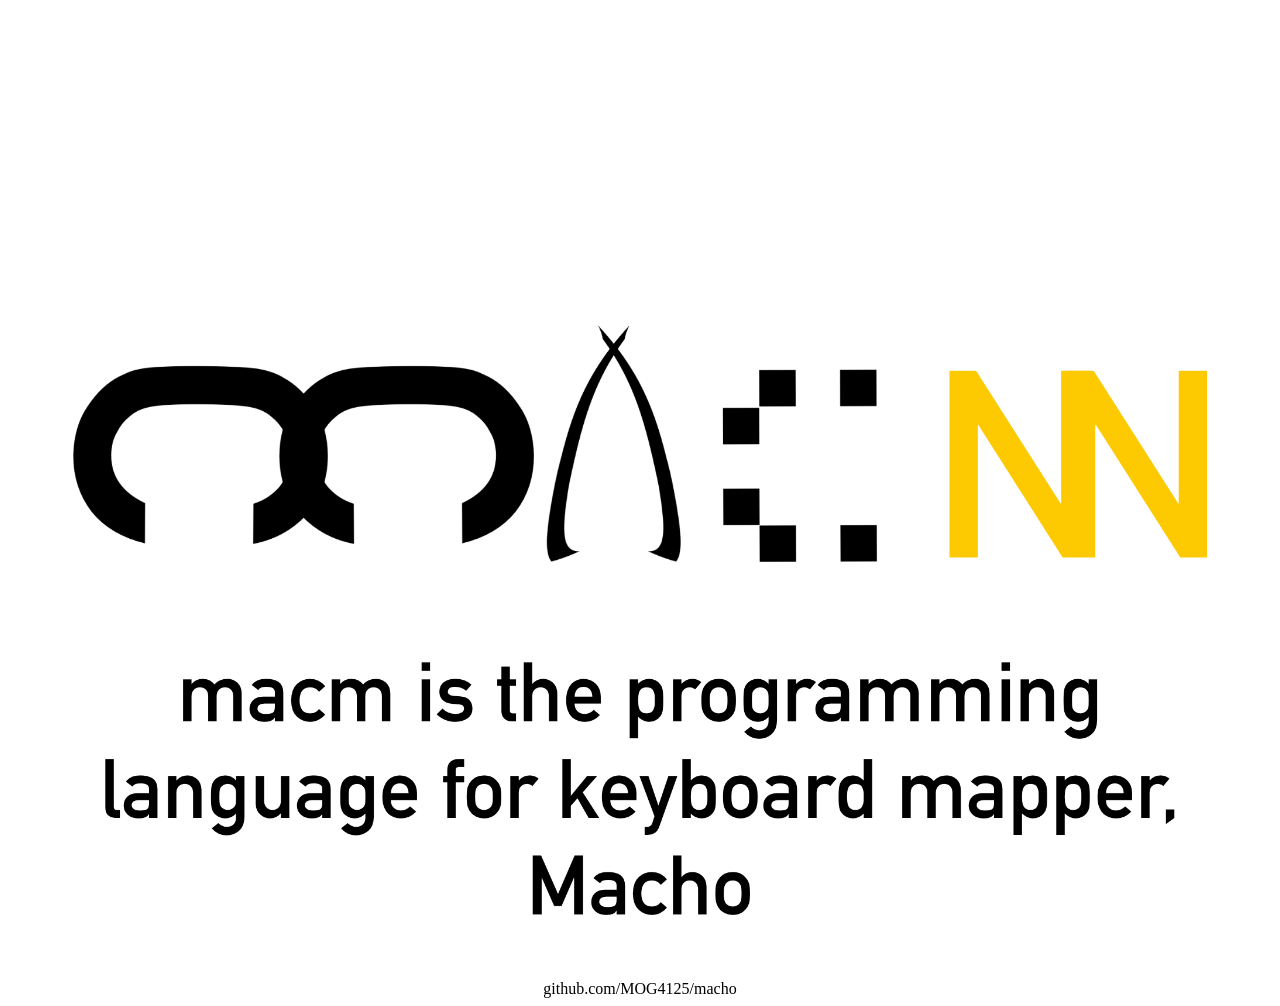
<file: index.html>
<!DOCTYPE html>
<html lang="en">
    <head>
        <meta http-equiv="Content-Type" content="text/html; charset=utf-8" />
        <meta http-equiv="Content-Style-Type" content="text/css" />
        <meta name="generator" content="MACM" />
        <title>MACM</title>
        <link rel="stylesheet" href="link-style.css">
        <style type="text/css">
        * {
            max-width: 100%;
            box-sizing: border-box;
        }
        body {
            font-family: "Times New Roman";
            font-size: 12pt;
        }
        p {
            margin: 0pt;
        }
        </style>
    </head>
    <body>
        <div>
            <p style="text-align: justify">
                <img src="images/IMG_3203.png" alt="IMG_3203.png" height="auto">
            </p>
        </div>
        <div style="text-align: center; margin-top: 20px;">
            <a href="https://github.com/MOG4125/macho" style="color: black; text-decoration: none;">github.com/MOG4125/macho</a>
        </div>
    </body>
</html>
</file>
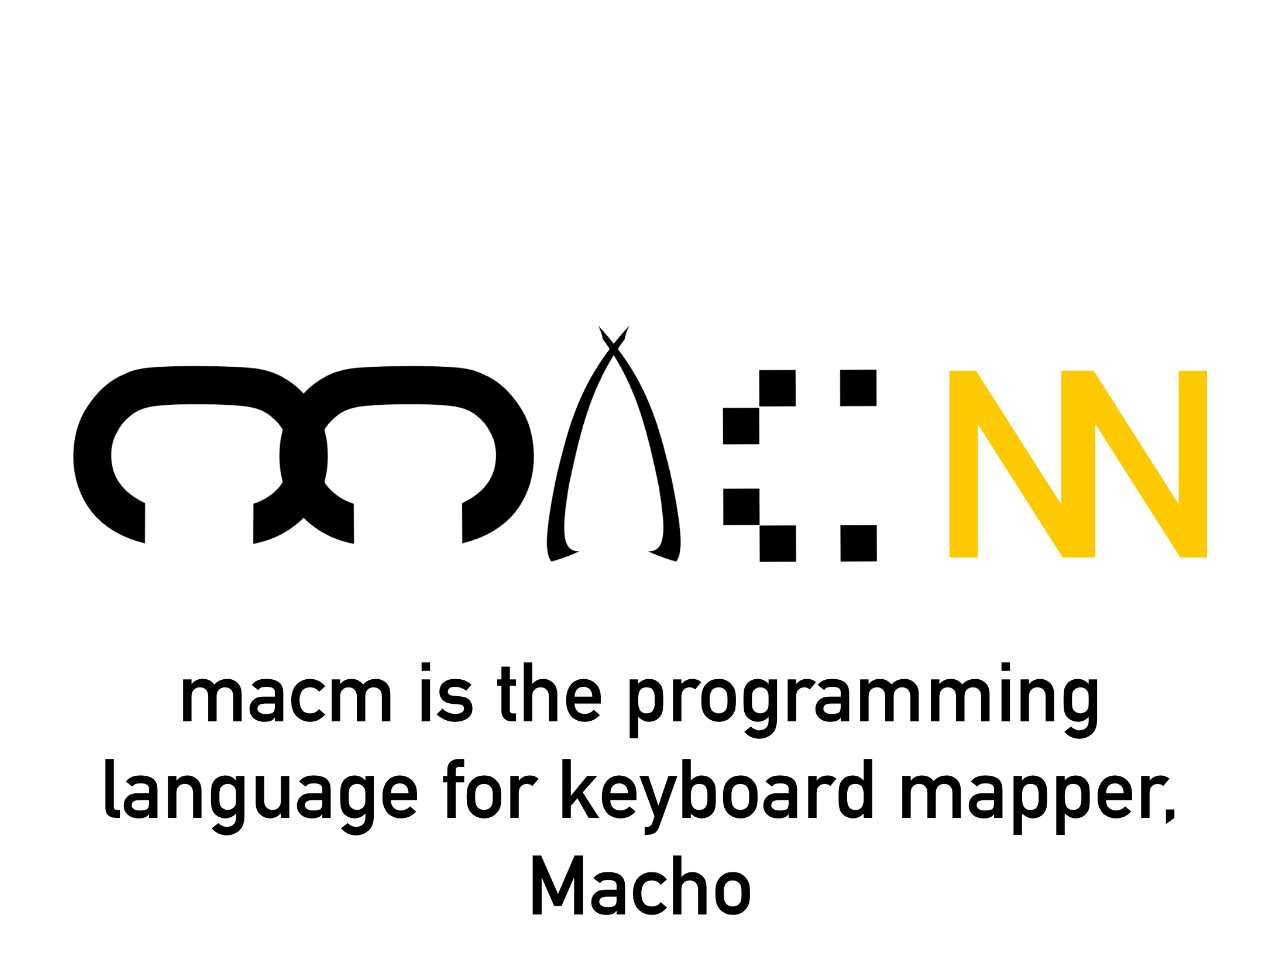
<file: image-to-html 2/index.html>
<!DOCTYPE html>
        <html lang="en">
            <head>
                <meta http-equiv="Content-Type" content="text/html; charset=utf-8" />
                <meta http-equiv="Content-Style-Type" content="text/css" />
                <meta name="generator" content="Imagetotext.io" />
                <title> Image to HTML</title>
                <style type="text/css">
                * {
                    max-width: 100%;
                    box-sizing: border-box;
                }
                body {
                    font-family: "Times New Roman";
                    font-size: 12pt;
                }
                p {
                    margin: 0pt;
                }
                </style>
            </head>
            <body>
                <div>
                    <p style="text-align: justify">
                        <img src="images/IMG_3203.png" alt="IMG_3203.png" height="auto">
                    </p>
                </div>
            </body>
        </html>
</file>
<file: link-style.css>
@import url('https://fonts.googleapis.com/css2?family=Roboto:wght@400;700&display=swap');

.github-link {
    color: black;
    text-decoration: none;
    font-family: 'Roboto', sans-serif;
    font-size: 14pt;
    font-weight: 700;
}
</file>
